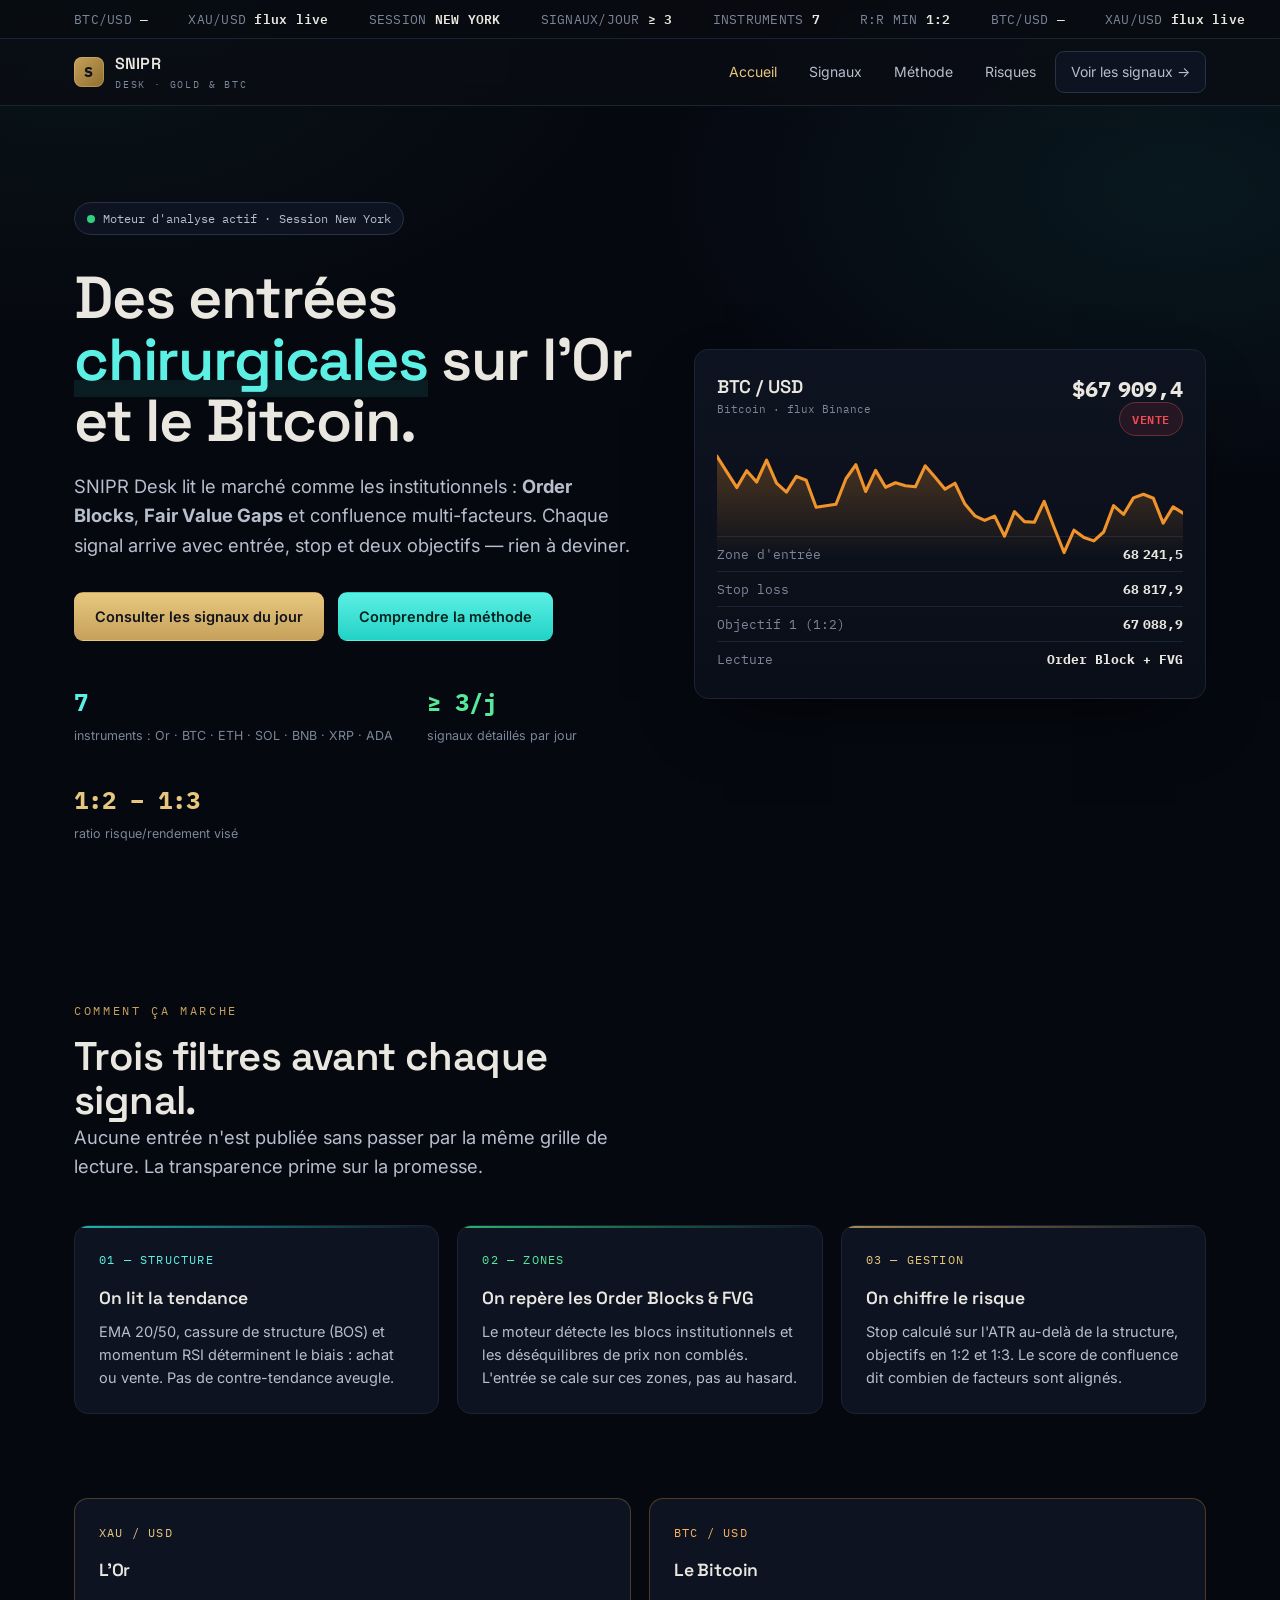
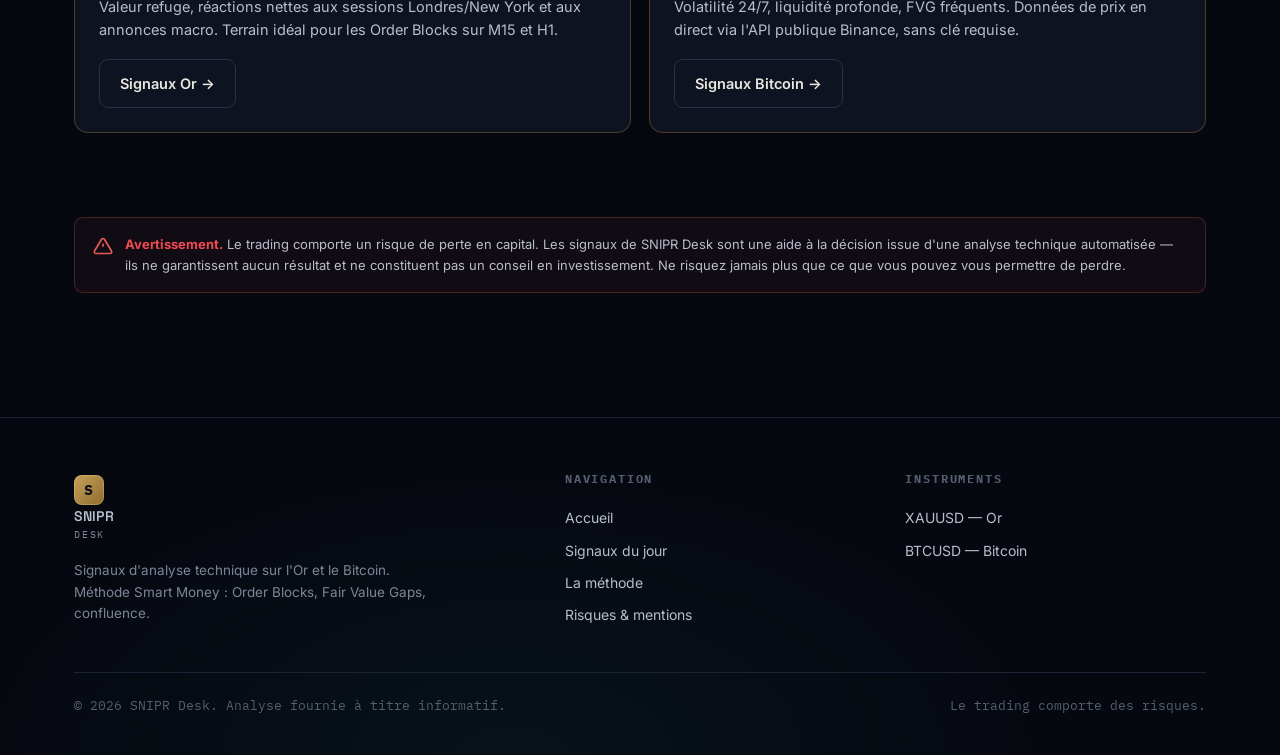
<file: index.html>
<!DOCTYPE html>
<html lang="fr">
<head>
  <meta charset="UTF-8">
  <meta name="viewport" content="width=device-width, initial-scale=1.0">
  <title>SNIPR Desk — Signaux XAUUSD & BTCUSD | Order Blocks & FVG</title>
  <meta name="description" content="Signaux de trading gratuits sur l'Or (XAUUSD) et le Bitcoin (BTCUSD). Analyse Smart Money : Order Blocks, Fair Value Gaps et confluence. Au moins 2 signaux par jour avec entrée, stop et objectifs.">
  <meta name="keywords" content="signaux trading, XAUUSD, BTCUSD, order block, fair value gap, FVG, smart money, gold, bitcoin">
  <link rel="canonical" href="https://sniprdesk.example/index.html">
  <meta property="og:title" content="SNIPR Desk — Signaux XAUUSD & BTCUSD">
  <meta property="og:description" content="Order Blocks, FVG et confluence. Au moins 2 signaux par jour sur l'Or et le Bitcoin.">
  <meta property="og:type" content="website">
  <link rel="icon" href="assets/img/favicon.svg" type="image/svg+xml">
  <link rel="preconnect" href="https://fonts.googleapis.com">
  <link rel="preconnect" href="https://fonts.gstatic.com" crossorigin>
  <link href="https://fonts.googleapis.com/css2?family=Space+Grotesk:wght@400;500;600;700&family=Inter:wght@400;500;600&family=IBM+Plex+Mono:wght@400;500;600&display=swap" rel="stylesheet">
  <link rel="stylesheet" href="assets/css/style.css">
</head>
<body>

  <!-- Bandeau tape -->
  <div class="tape"><div class="wrap"><div class="tape__track"></div></div></div>

  <!-- Navigation -->
  <header class="nav">
    <div class="wrap nav__row">
      <a href="index.html" class="brand">
        <span class="brand__mark">S</span>
        <span>SNIPR<small>DESK · GOLD & BTC</small></span>
      </a>
      <nav class="nav__links">
        <a href="index.html" class="active">Accueil</a>
        <a href="signals.html">Signaux</a>
        <a href="education.html">Méthode</a>
        <a href="disclaimer.html">Risques</a>
        <a href="signals.html" class="nav__cta">Voir les signaux →</a>
      </nav>
      <button class="burger" aria-label="Menu">☰</button>
    </div>
  </header>

  <!-- Hero -->
  <section class="hero">
    <div class="wrap hero__grid">
      <div class="reveal">
        <span class="hero__badge"><span class="dot"></span> Moteur d'analyse actif · <span id="sess-hero" class="mono">session live</span></span>
        <h1 class="h-xl">Des entrées <em>chirurgicales</em> sur l'Or et le Bitcoin.</h1>
        <p class="lead">SNIPR Desk lit le marché comme les institutionnels : <strong>Order Blocks</strong>, <strong>Fair Value Gaps</strong> et confluence multi-facteurs. Chaque signal arrive avec entrée, stop et deux objectifs — rien à deviner.</p>
        <div class="hero__actions">
          <a href="signals.html" class="btn btn--gold">Consulter les signaux du jour</a>
          <a href="education.html" class="btn btn--teal">Comprendre la méthode</a>
        </div>
        <div class="hero__stats">
          <div class="stat"><b>7</b><span>instruments : Or · BTC · ETH · SOL · BNB · XRP · ADA</span></div>
          <div class="stat"><b>≥ 3/j</b><span>signaux détaillés par jour</span></div>
          <div class="stat"><b>1:2 – 1:3</b><span>ratio risque/rendement visé</span></div>
        </div>
      </div>

      <!-- Carte instrument live -->
      <div class="reveal">
        <div class="instrument" id="hero-instrument">
          <div class="instrument__head">
            <div class="instrument__sym">BTC / USD<small>Bitcoin · flux Binance</small></div>
            <div class="instrument__price"><b data-price>—</b><br><span data-dir class="pill pill--long">…</span></div>
          </div>
          <div class="spark" id="hero-spark"></div>
          <div class="instrument__row"><span>Zone d'entrée</span><b data-entry>—</b></div>
          <div class="instrument__row"><span>Stop loss</span><b data-sl>—</b></div>
          <div class="instrument__row"><span>Objectif 1 (1:2)</span><b data-tp>—</b></div>
          <div class="instrument__row"><span>Lecture</span><b>Order Block + FVG</b></div>
        </div>
      </div>
    </div>
  </section>

  <!-- Méthode en 3 temps -->
  <section class="section">
    <div class="wrap">
      <div class="reveal" style="margin-bottom:44px;max-width:60ch">
        <div class="eyebrow">Comment ça marche</div>
        <h2 class="h-lg">Trois filtres avant chaque signal.</h2>
        <p class="lead">Aucune entrée n'est publiée sans passer par la même grille de lecture. La transparence prime sur la promesse.</p>
      </div>
      <div class="grid-3">
        <div class="card reveal">
          <div class="card__ix">01 — STRUCTURE</div>
          <h3>On lit la tendance</h3>
          <p>EMA 20/50, cassure de structure (BOS) et momentum RSI déterminent le biais : achat ou vente. Pas de contre-tendance aveugle.</p>
        </div>
        <div class="card reveal">
          <div class="card__ix">02 — ZONES</div>
          <h3>On repère les Order Blocks & FVG</h3>
          <p>Le moteur détecte les blocs institutionnels et les déséquilibres de prix non comblés. L'entrée se cale sur ces zones, pas au hasard.</p>
        </div>
        <div class="card reveal">
          <div class="card__ix">03 — GESTION</div>
          <h3>On chiffre le risque</h3>
          <p>Stop calculé sur l'ATR au-delà de la structure, objectifs en 1:2 et 1:3. Le score de confluence dit combien de facteurs sont alignés.</p>
        </div>
      </div>
    </div>
  </section>

  <!-- Deux instruments -->
  <section class="section" style="padding-top:0">
    <div class="wrap">
      <div class="grid-2">
        <div class="card reveal" style="border-color:rgba(198,161,91,.3)">
          <div class="card__ix" style="color:var(--gold-hi)">XAU / USD</div>
          <h3 class="h-md">L'Or</h3>
          <p style="margin:10px 0 18px">Valeur refuge, réactions nettes aux sessions Londres/New York et aux annonces macro. Terrain idéal pour les Order Blocks sur M15 et H1.</p>
          <a href="signals.html" class="btn btn--ghost">Signaux Or →</a>
        </div>
        <div class="card reveal" style="border-color:rgba(240,147,43,.3)">
          <div class="card__ix" style="color:var(--btc-hi)">BTC / USD</div>
          <h3 class="h-md">Le Bitcoin</h3>
          <p style="margin:10px 0 18px">Volatilité 24/7, liquidité profonde, FVG fréquents. Données de prix en direct via l'API publique Binance, sans clé requise.</p>
          <a href="signals.html" class="btn btn--ghost">Signaux Bitcoin →</a>
        </div>
      </div>
    </div>
  </section>

  <!-- Risque -->
  <section class="section" style="padding-top:0">
    <div class="wrap reveal">
      <div class="risk">
        <svg width="20" height="20" viewBox="0 0 24 24" fill="none" stroke="#E35B54" stroke-width="2"><path d="M12 9v4M12 17h.01M10.3 3.9 1.8 18a2 2 0 0 0 1.7 3h17a2 2 0 0 0 1.7-3L13.7 3.9a2 2 0 0 0-3.4 0z"/></svg>
        <div><b>Avertissement.</b> Le trading comporte un risque de perte en capital. Les signaux de SNIPR Desk sont une aide à la décision issue d'une analyse technique automatisée — ils ne garantissent aucun résultat et ne constituent pas un conseil en investissement. Ne risquez jamais plus que ce que vous pouvez vous permettre de perdre.</div>
      </div>
    </div>
  </section>

  <!-- Footer -->
  <footer class="footer">
    <div class="wrap">
      <div class="footer__grid">
        <div>
          <a href="index.html" class="brand"><span class="brand__mark">S</span><span>SNIPR<small>DESK</small></span></a>
          <p>Signaux d'analyse technique sur l'Or et le Bitcoin. Méthode Smart Money : Order Blocks, Fair Value Gaps, confluence.</p>
        </div>
        <div>
          <h4>Navigation</h4>
          <a href="index.html">Accueil</a>
          <a href="signals.html">Signaux du jour</a>
          <a href="education.html">La méthode</a>
          <a href="disclaimer.html">Risques & mentions</a>
        </div>
        <div>
          <h4>Instruments</h4>
          <a href="signals.html">XAUUSD — Or</a>
          <a href="signals.html">BTCUSD — Bitcoin</a>
        </div>
      </div>
      <div class="footer__base">
        <span>© <span data-year>2026</span> SNIPR Desk. Analyse fournie à titre informatif.</span>
        <span>Le trading comporte des risques.</span>
      </div>
    </div>
  </footer>

  <script src="assets/js/engine.js"></script>
  <script src="assets/js/app.js"></script>
  <script>
    // reflète la session dans le badge du hero
    (function(){ const h=new Date().getUTCHours(); const map=(h<7?"Asie":h<12?"Londres":h<16?"Londres/NY":h<21?"New York":"Après-clôture");
      const el=document.getElementById("sess-hero"); if(el) el.textContent="Session "+map; })();
  </script>
</body>
</html>
</file>
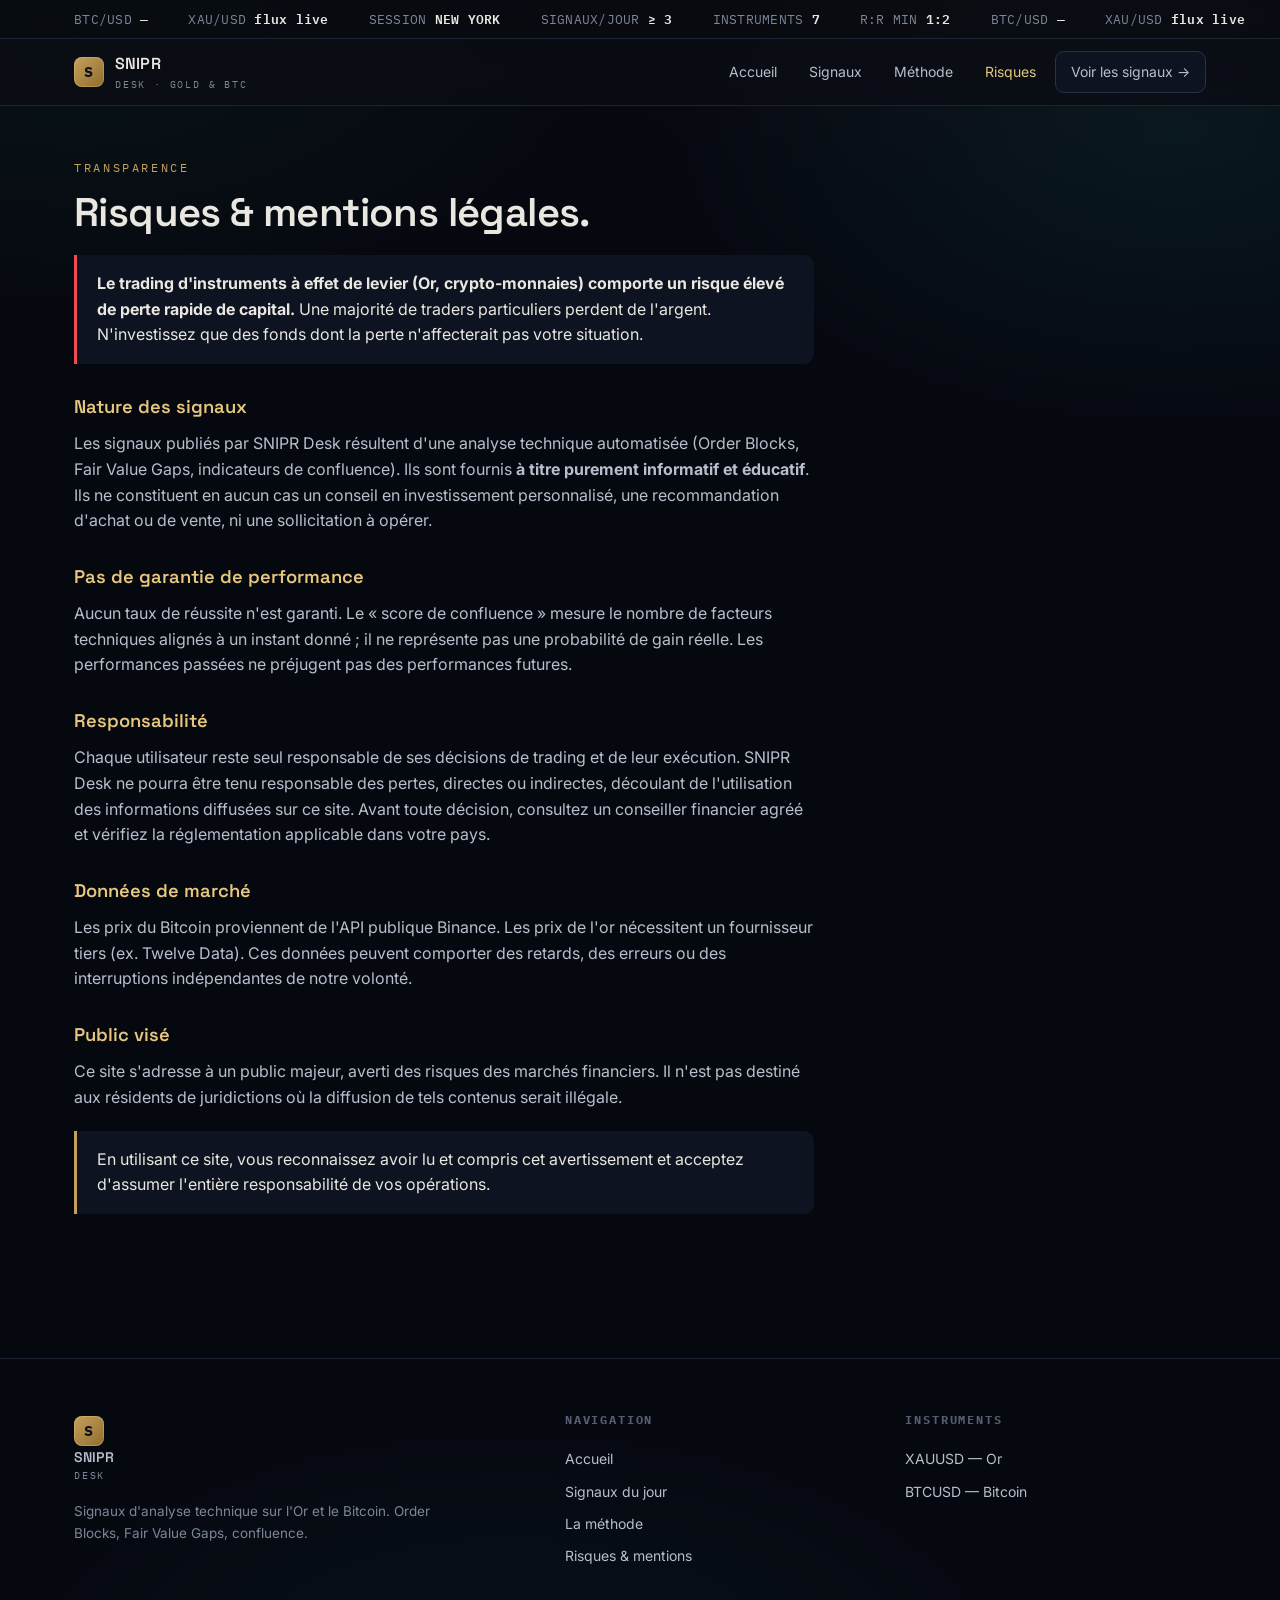
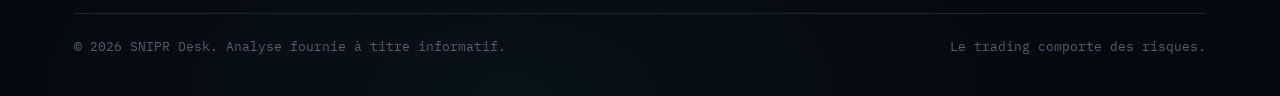
<file: disclaimer.html>
<!DOCTYPE html>
<html lang="fr">
<head>
  <meta charset="UTF-8">
  <meta name="viewport" content="width=device-width, initial-scale=1.0">
  <title>Risques & mentions légales | SNIPR Desk</title>
  <meta name="description" content="Avertissement sur les risques et mentions légales de SNIPR Desk. Les signaux sont fournis à titre informatif et ne constituent pas un conseil en investissement.">
  <link rel="canonical" href="https://sniprdesk.example/disclaimer.html">
  <link rel="icon" href="assets/img/favicon.svg" type="image/svg+xml">
  <link rel="preconnect" href="https://fonts.googleapis.com">
  <link rel="preconnect" href="https://fonts.gstatic.com" crossorigin>
  <link href="https://fonts.googleapis.com/css2?family=Space+Grotesk:wght@400;500;600;700&family=Inter:wght@400;500;600&family=IBM+Plex+Mono:wght@400;500;600&display=swap" rel="stylesheet">
  <link rel="stylesheet" href="assets/css/style.css">
</head>
<body>

  <div class="tape"><div class="wrap"><div class="tape__track"></div></div></div>

  <header class="nav">
    <div class="wrap nav__row">
      <a href="index.html" class="brand"><span class="brand__mark">S</span><span>SNIPR<small>DESK · GOLD & BTC</small></span></a>
      <nav class="nav__links">
        <a href="index.html">Accueil</a>
        <a href="signals.html">Signaux</a>
        <a href="education.html">Méthode</a>
        <a href="disclaimer.html" class="active">Risques</a>
        <a href="signals.html" class="nav__cta">Voir les signaux →</a>
      </nav>
      <button class="burger" aria-label="Menu">☰</button>
    </div>
  </header>

  <section class="section" style="padding-top:52px">
    <div class="wrap">
      <div class="reveal" style="max-width:64ch;margin-bottom:8px">
        <div class="eyebrow">Transparence</div>
        <h1 class="h-lg">Risques & mentions légales.</h1>
      </div>
      <div class="prose reveal">
        <div class="callout" style="border-left-color:var(--short)">
          <strong>Le trading d'instruments à effet de levier (Or, crypto-monnaies) comporte un risque élevé de perte rapide de capital.</strong> Une majorité de traders particuliers perdent de l'argent. N'investissez que des fonds dont la perte n'affecterait pas votre situation.
        </div>

        <h3>Nature des signaux</h3>
        <p>Les signaux publiés par SNIPR Desk résultent d'une analyse technique automatisée (Order Blocks, Fair Value Gaps, indicateurs de confluence). Ils sont fournis <strong>à titre purement informatif et éducatif</strong>. Ils ne constituent en aucun cas un conseil en investissement personnalisé, une recommandation d'achat ou de vente, ni une sollicitation à opérer.</p>

        <h3>Pas de garantie de performance</h3>
        <p>Aucun taux de réussite n'est garanti. Le « score de confluence » mesure le nombre de facteurs techniques alignés à un instant donné ; il ne représente pas une probabilité de gain réelle. Les performances passées ne préjugent pas des performances futures.</p>

        <h3>Responsabilité</h3>
        <p>Chaque utilisateur reste seul responsable de ses décisions de trading et de leur exécution. SNIPR Desk ne pourra être tenu responsable des pertes, directes ou indirectes, découlant de l'utilisation des informations diffusées sur ce site. Avant toute décision, consultez un conseiller financier agréé et vérifiez la réglementation applicable dans votre pays.</p>

        <h3>Données de marché</h3>
        <p>Les prix du Bitcoin proviennent de l'API publique Binance. Les prix de l'or nécessitent un fournisseur tiers (ex. Twelve Data). Ces données peuvent comporter des retards, des erreurs ou des interruptions indépendantes de notre volonté.</p>

        <h3>Public visé</h3>
        <p>Ce site s'adresse à un public majeur, averti des risques des marchés financiers. Il n'est pas destiné aux résidents de juridictions où la diffusion de tels contenus serait illégale.</p>

        <div class="callout">
          En utilisant ce site, vous reconnaissez avoir lu et compris cet avertissement et acceptez d'assumer l'entière responsabilité de vos opérations.
        </div>
      </div>
    </div>
  </section>

  <footer class="footer">
    <div class="wrap">
      <div class="footer__grid">
        <div>
          <a href="index.html" class="brand"><span class="brand__mark">S</span><span>SNIPR<small>DESK</small></span></a>
          <p>Signaux d'analyse technique sur l'Or et le Bitcoin. Order Blocks, Fair Value Gaps, confluence.</p>
        </div>
        <div><h4>Navigation</h4>
          <a href="index.html">Accueil</a><a href="signals.html">Signaux du jour</a>
          <a href="education.html">La méthode</a><a href="disclaimer.html">Risques & mentions</a>
        </div>
        <div><h4>Instruments</h4>
          <a href="signals.html">XAUUSD — Or</a><a href="signals.html">BTCUSD — Bitcoin</a>
        </div>
      </div>
      <div class="footer__base">
        <span>© <span data-year>2026</span> SNIPR Desk. Analyse fournie à titre informatif.</span>
        <span>Le trading comporte des risques.</span>
      </div>
    </div>
  </footer>

  <script src="assets/js/engine.js"></script>
  <script src="assets/js/app.js"></script>
</body>
</html>
</file>
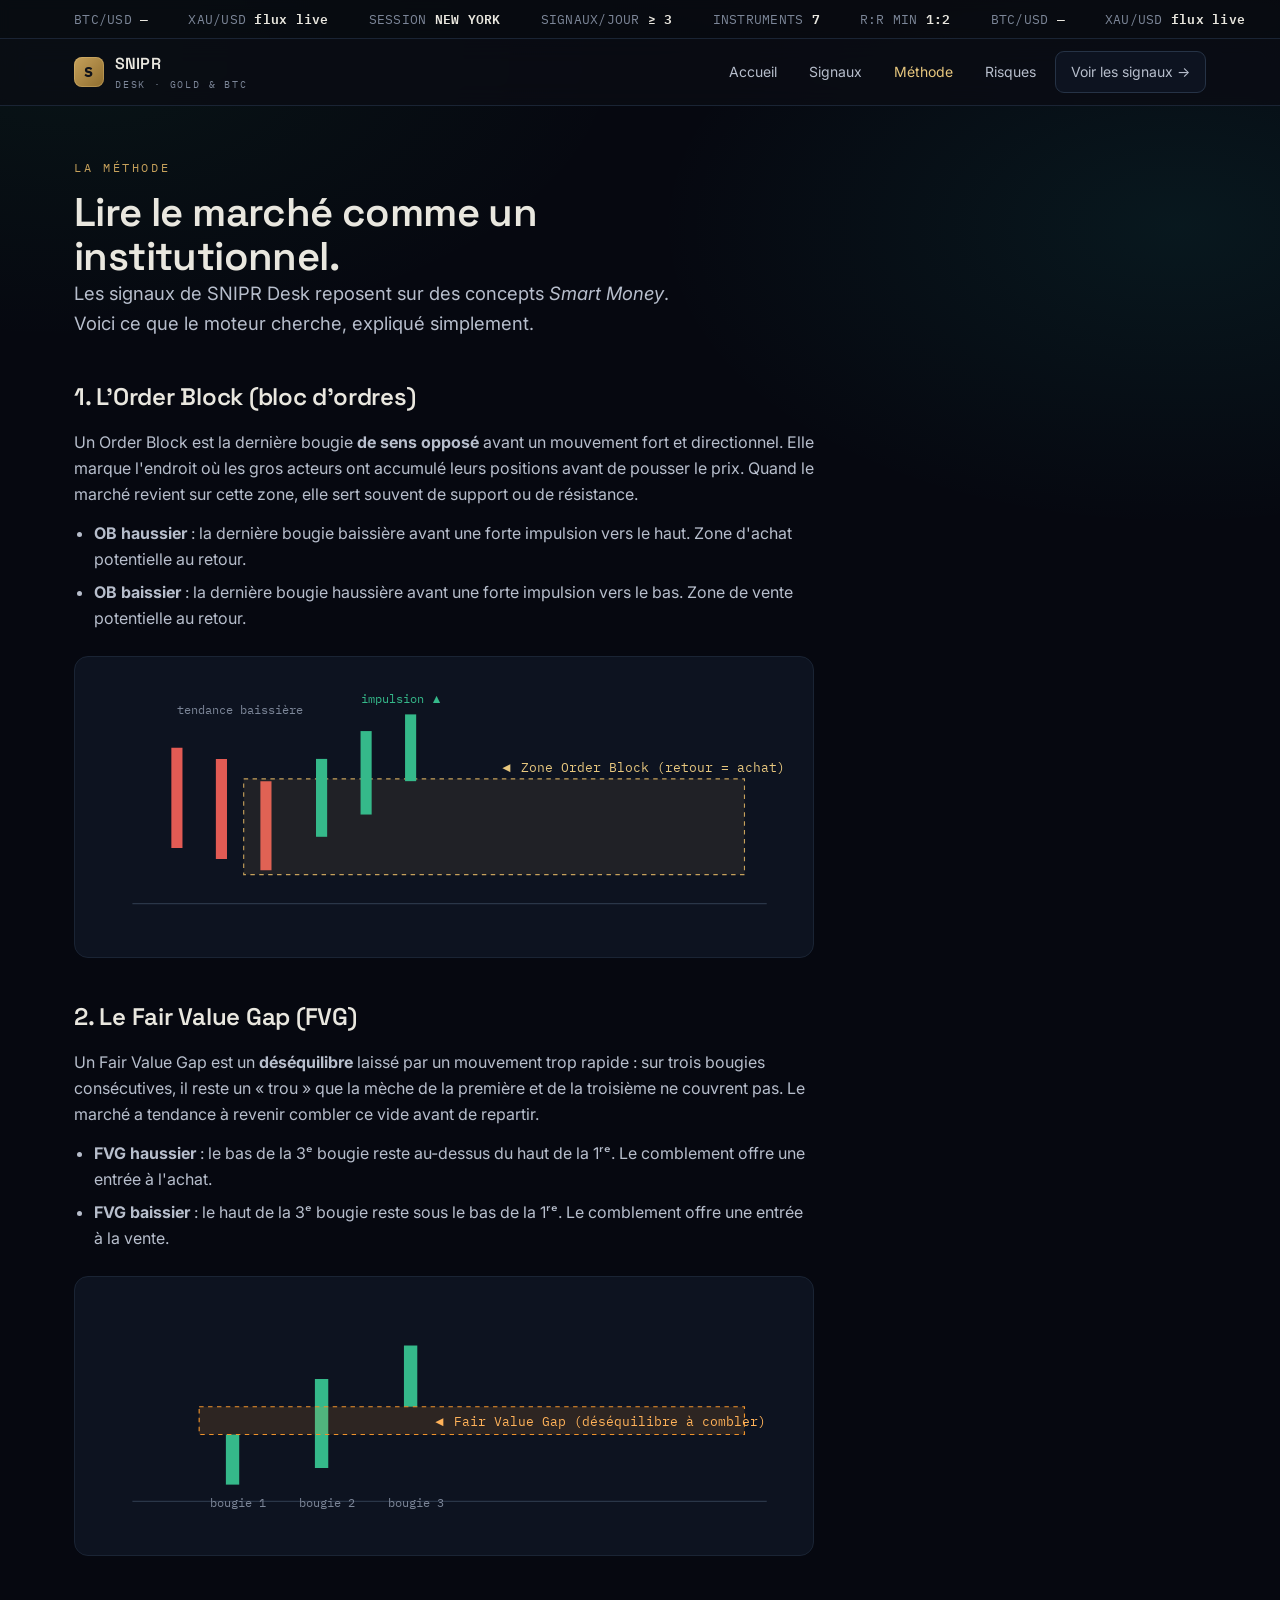
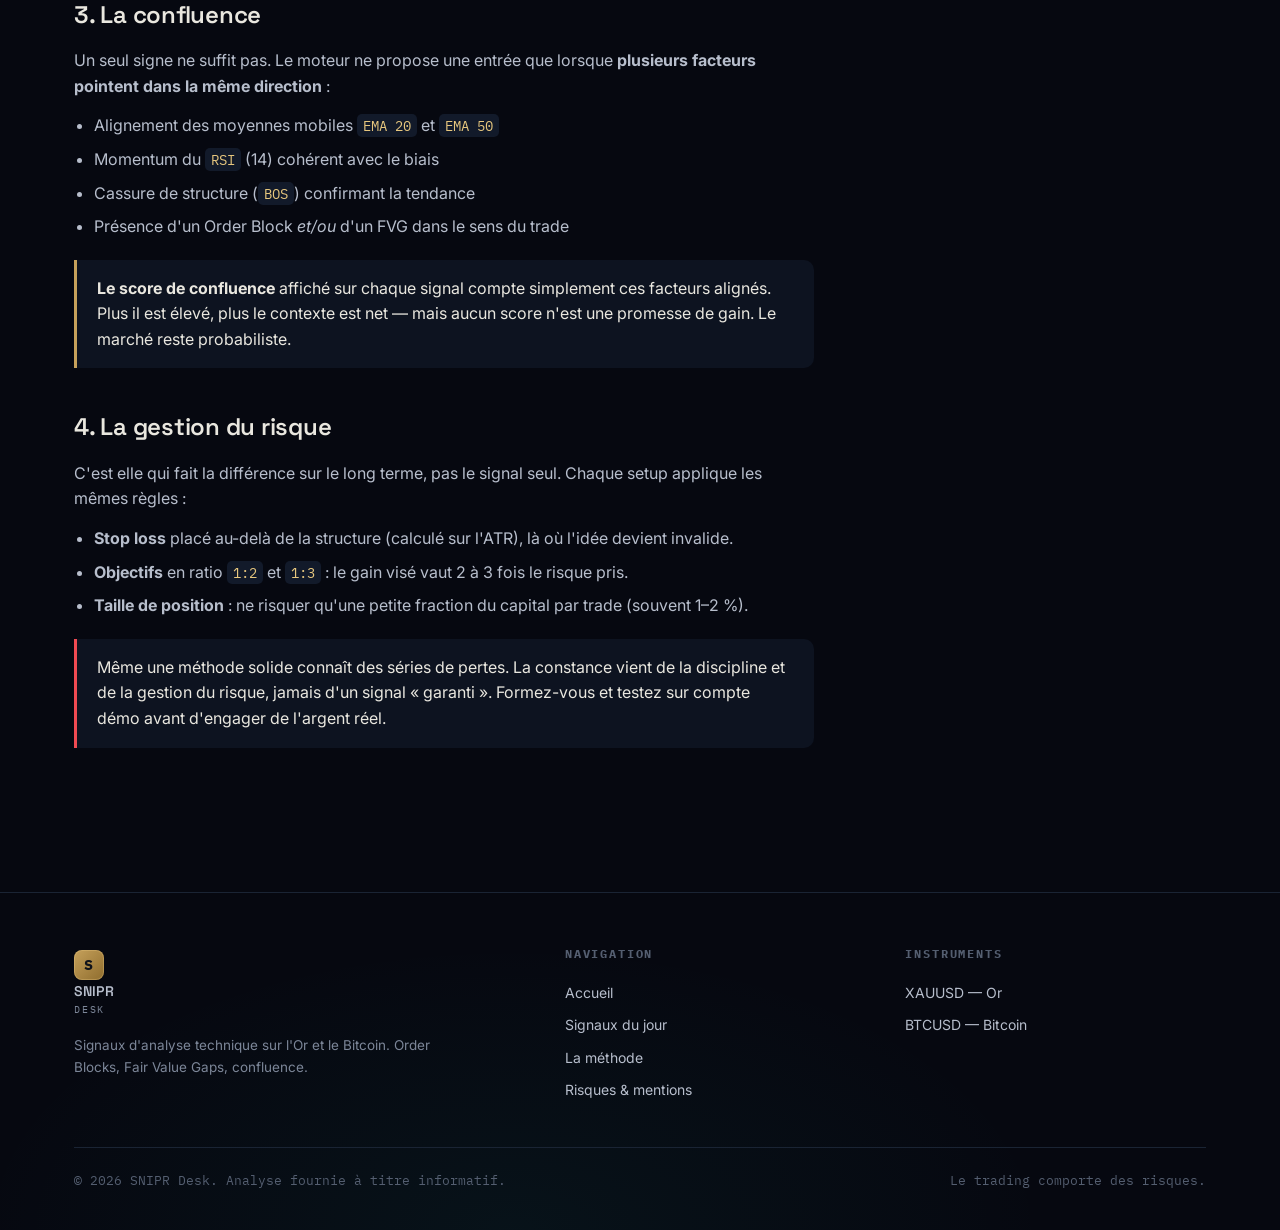
<file: education.html>
<!DOCTYPE html>
<html lang="fr">
<head>
  <meta charset="UTF-8">
  <meta name="viewport" content="width=device-width, initial-scale=1.0">
  <title>La méthode — Order Blocks & Fair Value Gaps | SNIPR Desk</title>
  <meta name="description" content="Comprendre les Order Blocks, les Fair Value Gaps (FVG) et la confluence Smart Money utilisés pour générer les signaux XAUUSD et BTCUSD.">
  <link rel="canonical" href="https://sniprdesk.example/education.html">
  <link rel="icon" href="assets/img/favicon.svg" type="image/svg+xml">
  <link rel="preconnect" href="https://fonts.googleapis.com">
  <link rel="preconnect" href="https://fonts.gstatic.com" crossorigin>
  <link href="https://fonts.googleapis.com/css2?family=Space+Grotesk:wght@400;500;600;700&family=Inter:wght@400;500;600&family=IBM+Plex+Mono:wght@400;500;600&display=swap" rel="stylesheet">
  <link rel="stylesheet" href="assets/css/style.css">
</head>
<body>

  <div class="tape"><div class="wrap"><div class="tape__track"></div></div></div>

  <header class="nav">
    <div class="wrap nav__row">
      <a href="index.html" class="brand"><span class="brand__mark">S</span><span>SNIPR<small>DESK · GOLD & BTC</small></span></a>
      <nav class="nav__links">
        <a href="index.html">Accueil</a>
        <a href="signals.html">Signaux</a>
        <a href="education.html" class="active">Méthode</a>
        <a href="disclaimer.html">Risques</a>
        <a href="signals.html" class="nav__cta">Voir les signaux →</a>
      </nav>
      <button class="burger" aria-label="Menu">☰</button>
    </div>
  </header>

  <section class="section" style="padding-top:52px">
    <div class="wrap">
      <div class="reveal" style="margin-bottom:20px;max-width:64ch">
        <div class="eyebrow">La méthode</div>
        <h1 class="h-lg">Lire le marché comme un institutionnel.</h1>
        <p class="lead">Les signaux de SNIPR Desk reposent sur des concepts <em>Smart Money</em>. Voici ce que le moteur cherche, expliqué simplement.</p>
      </div>

      <div class="prose reveal">
        <h2>1. L'Order Block (bloc d'ordres)</h2>
        <p>Un Order Block est la dernière bougie <strong>de sens opposé</strong> avant un mouvement fort et directionnel. Elle marque l'endroit où les gros acteurs ont accumulé leurs positions avant de pousser le prix. Quand le marché revient sur cette zone, elle sert souvent de support ou de résistance.</p>
        <ul>
          <li><strong>OB haussier</strong> : la dernière bougie baissière avant une forte impulsion vers le haut. Zone d'achat potentielle au retour.</li>
          <li><strong>OB baissier</strong> : la dernière bougie haussière avant une forte impulsion vers le bas. Zone de vente potentielle au retour.</li>
        </ul>

        <div class="diagram">
          <svg viewBox="0 0 620 220" xmlns="http://www.w3.org/2000/svg" role="img" aria-label="Schéma d'un Order Block haussier">
            <!-- axe -->
            <line x1="30" y1="200" x2="600" y2="200" stroke="#2A3648" stroke-width="1"/>
            <!-- bougies baissières -->
            <g stroke-width="10">
              <line x1="70"  y1="60"  x2="70"  y2="150" stroke="#E35B54"/>
              <line x1="110" y1="70"  x2="110" y2="160" stroke="#E35B54"/>
              <!-- Order block : dernière baissière -->
              <line x1="150" y1="90"  x2="150" y2="170" stroke="#E35B54"/>
            </g>
            <!-- zone OB -->
            <rect x="130" y="88" width="450" height="86" fill="rgba(198,161,91,.10)" stroke="#C6A15B" stroke-dasharray="4 4"/>
            <text x="360" y="82" fill="#E7C77E" font-family="IBM Plex Mono" font-size="12">◄ Zone Order Block (retour = achat)</text>
            <!-- impulsion haussière -->
            <g stroke-width="10">
              <line x1="200" y1="70"  x2="200" y2="140" stroke="#35B98A"/>
              <line x1="240" y1="45"  x2="240" y2="120" stroke="#35B98A"/>
              <line x1="280" y1="30"  x2="280" y2="90"  stroke="#35B98A"/>
            </g>
            <text x="70" y="30" fill="#7C8698" font-family="IBM Plex Mono" font-size="11">tendance baissière</text>
            <text x="235" y="20" fill="#35B98A" font-family="IBM Plex Mono" font-size="11">impulsion ▲</text>
          </svg>
        </div>

        <h2>2. Le Fair Value Gap (FVG)</h2>
        <p>Un Fair Value Gap est un <strong>déséquilibre</strong> laissé par un mouvement trop rapide : sur trois bougies consécutives, il reste un « trou » que la mèche de la première et de la troisième ne couvrent pas. Le marché a tendance à revenir combler ce vide avant de repartir.</p>
        <ul>
          <li><strong>FVG haussier</strong> : le bas de la 3ᵉ bougie reste au-dessus du haut de la 1ʳᵉ. Le comblement offre une entrée à l'achat.</li>
          <li><strong>FVG baissier</strong> : le haut de la 3ᵉ bougie reste sous le bas de la 1ʳᵉ. Le comblement offre une entrée à la vente.</li>
        </ul>

        <div class="diagram">
          <svg viewBox="0 0 620 200" xmlns="http://www.w3.org/2000/svg" role="img" aria-label="Schéma d'un Fair Value Gap haussier">
            <line x1="30" y1="180" x2="600" y2="180" stroke="#2A3648" stroke-width="1"/>
            <g stroke-width="12">
              <line x1="120" y1="120" x2="120" y2="165" stroke="#35B98A"/>
              <line x1="200" y1="70"  x2="200" y2="150" stroke="#35B98A"/>
              <line x1="280" y1="40"  x2="280" y2="95"  stroke="#35B98A"/>
            </g>
            <!-- gap -->
            <rect x="90" y="95" width="490" height="25" fill="rgba(240,147,43,.14)" stroke="#F0932B" stroke-dasharray="4 4"/>
            <text x="300" y="112" fill="#FFB259" font-family="IBM Plex Mono" font-size="12">◄ Fair Value Gap (déséquilibre à combler)</text>
            <text x="100" y="185" fill="#7C8698" font-family="IBM Plex Mono" font-size="11">bougie 1</text>
            <text x="180" y="185" fill="#7C8698" font-family="IBM Plex Mono" font-size="11">bougie 2</text>
            <text x="260" y="185" fill="#7C8698" font-family="IBM Plex Mono" font-size="11">bougie 3</text>
          </svg>
        </div>

        <h2>3. La confluence</h2>
        <p>Un seul signe ne suffit pas. Le moteur ne propose une entrée que lorsque <strong>plusieurs facteurs pointent dans la même direction</strong> :</p>
        <ul>
          <li>Alignement des moyennes mobiles <code>EMA 20</code> et <code>EMA 50</code></li>
          <li>Momentum du <code>RSI</code> (14) cohérent avec le biais</li>
          <li>Cassure de structure (<code>BOS</code>) confirmant la tendance</li>
          <li>Présence d'un Order Block <em>et/ou</em> d'un FVG dans le sens du trade</li>
        </ul>
        <div class="callout">
          <strong>Le score de confluence</strong> affiché sur chaque signal compte simplement ces facteurs alignés. Plus il est élevé, plus le contexte est net — mais aucun score n'est une promesse de gain. Le marché reste probabiliste.
        </div>

        <h2>4. La gestion du risque</h2>
        <p>C'est elle qui fait la différence sur le long terme, pas le signal seul. Chaque setup applique les mêmes règles :</p>
        <ul>
          <li><strong>Stop loss</strong> placé au-delà de la structure (calculé sur l'ATR), là où l'idée devient invalide.</li>
          <li><strong>Objectifs</strong> en ratio <code>1:2</code> et <code>1:3</code> : le gain visé vaut 2 à 3 fois le risque pris.</li>
          <li><strong>Taille de position</strong> : ne risquer qu'une petite fraction du capital par trade (souvent 1–2 %).</li>
        </ul>
        <div class="callout" style="border-left-color:var(--short)">
          Même une méthode solide connaît des séries de pertes. La constance vient de la discipline et de la gestion du risque, jamais d'un signal « garanti ». Formez-vous et testez sur compte démo avant d'engager de l'argent réel.
        </div>
      </div>
    </div>
  </section>

  <footer class="footer">
    <div class="wrap">
      <div class="footer__grid">
        <div>
          <a href="index.html" class="brand"><span class="brand__mark">S</span><span>SNIPR<small>DESK</small></span></a>
          <p>Signaux d'analyse technique sur l'Or et le Bitcoin. Order Blocks, Fair Value Gaps, confluence.</p>
        </div>
        <div><h4>Navigation</h4>
          <a href="index.html">Accueil</a><a href="signals.html">Signaux du jour</a>
          <a href="education.html">La méthode</a><a href="disclaimer.html">Risques & mentions</a>
        </div>
        <div><h4>Instruments</h4>
          <a href="signals.html">XAUUSD — Or</a><a href="signals.html">BTCUSD — Bitcoin</a>
        </div>
      </div>
      <div class="footer__base">
        <span>© <span data-year>2026</span> SNIPR Desk. Analyse fournie à titre informatif.</span>
        <span>Le trading comporte des risques.</span>
      </div>
    </div>
  </footer>

  <script src="assets/js/engine.js"></script>
  <script src="assets/js/app.js"></script>
</body>
</html>
</file>
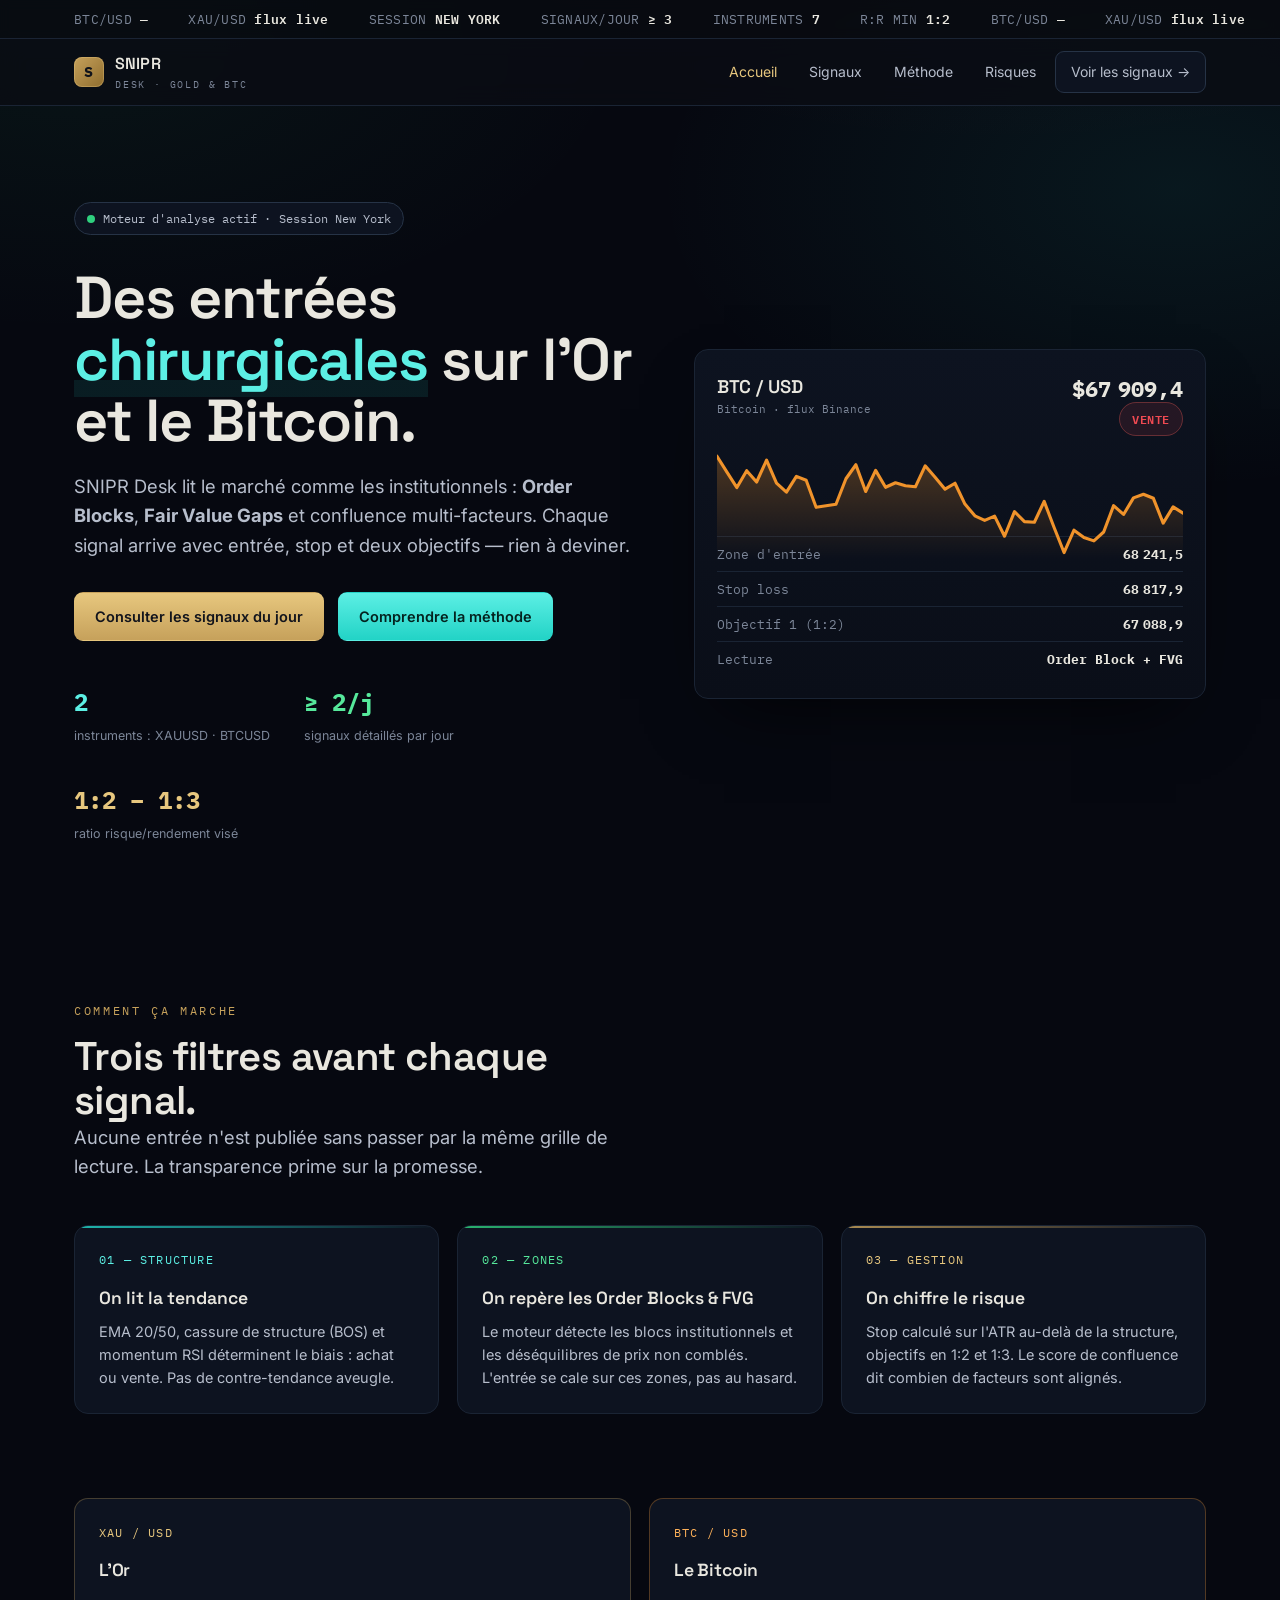
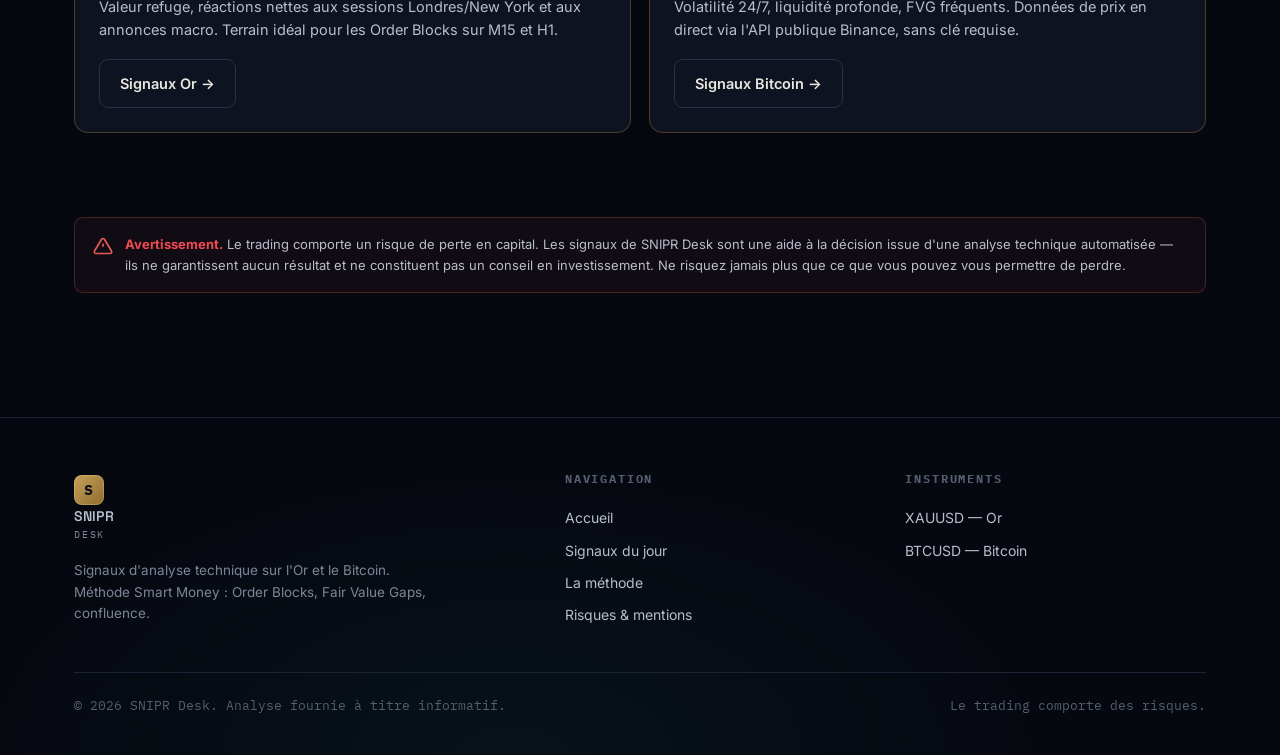
<file: index (3).html>
<!DOCTYPE html>
<html lang="fr">
<head>
  <meta charset="UTF-8">
  <meta name="viewport" content="width=device-width, initial-scale=1.0">
  <title>SNIPR Desk — Signaux XAUUSD & BTCUSD | Order Blocks & FVG</title>
  <meta name="description" content="Signaux de trading gratuits sur l'Or (XAUUSD) et le Bitcoin (BTCUSD). Analyse Smart Money : Order Blocks, Fair Value Gaps et confluence. Au moins 2 signaux par jour avec entrée, stop et objectifs.">
  <meta name="keywords" content="signaux trading, XAUUSD, BTCUSD, order block, fair value gap, FVG, smart money, gold, bitcoin">
  <link rel="canonical" href="https://sniprdesk.example/index.html">
  <meta property="og:title" content="SNIPR Desk — Signaux XAUUSD & BTCUSD">
  <meta property="og:description" content="Order Blocks, FVG et confluence. Au moins 2 signaux par jour sur l'Or et le Bitcoin.">
  <meta property="og:type" content="website">
  <link rel="icon" href="assets/img/favicon.svg" type="image/svg+xml">
  <link rel="preconnect" href="https://fonts.googleapis.com">
  <link rel="preconnect" href="https://fonts.gstatic.com" crossorigin>
  <link href="https://fonts.googleapis.com/css2?family=Space+Grotesk:wght@400;500;600;700&family=Inter:wght@400;500;600&family=IBM+Plex+Mono:wght@400;500;600&display=swap" rel="stylesheet">
  <link rel="stylesheet" href="assets/css/style.css">
</head>
<body>

  <!-- Bandeau tape -->
  <div class="tape"><div class="wrap"><div class="tape__track"></div></div></div>

  <!-- Navigation -->
  <header class="nav">
    <div class="wrap nav__row">
      <a href="index.html" class="brand">
        <span class="brand__mark">S</span>
        <span>SNIPR<small>DESK · GOLD & BTC</small></span>
      </a>
      <nav class="nav__links">
        <a href="index.html" class="active">Accueil</a>
        <a href="signals.html">Signaux</a>
        <a href="education.html">Méthode</a>
        <a href="disclaimer.html">Risques</a>
        <a href="signals.html" class="nav__cta">Voir les signaux →</a>
      </nav>
      <button class="burger" aria-label="Menu">☰</button>
    </div>
  </header>

  <!-- Hero -->
  <section class="hero">
    <div class="wrap hero__grid">
      <div class="reveal">
        <span class="hero__badge"><span class="dot"></span> Moteur d'analyse actif · <span id="sess-hero" class="mono">session live</span></span>
        <h1 class="h-xl">Des entrées <em>chirurgicales</em> sur l'Or et le Bitcoin.</h1>
        <p class="lead">SNIPR Desk lit le marché comme les institutionnels : <strong>Order Blocks</strong>, <strong>Fair Value Gaps</strong> et confluence multi-facteurs. Chaque signal arrive avec entrée, stop et deux objectifs — rien à deviner.</p>
        <div class="hero__actions">
          <a href="signals.html" class="btn btn--gold">Consulter les signaux du jour</a>
          <a href="education.html" class="btn btn--teal">Comprendre la méthode</a>
        </div>
        <div class="hero__stats">
          <div class="stat"><b>2</b><span>instruments : XAUUSD · BTCUSD</span></div>
          <div class="stat"><b>≥ 2/j</b><span>signaux détaillés par jour</span></div>
          <div class="stat"><b>1:2 – 1:3</b><span>ratio risque/rendement visé</span></div>
        </div>
      </div>

      <!-- Carte instrument live -->
      <div class="reveal">
        <div class="instrument" id="hero-instrument">
          <div class="instrument__head">
            <div class="instrument__sym">BTC / USD<small>Bitcoin · flux Binance</small></div>
            <div class="instrument__price"><b data-price>—</b><br><span data-dir class="pill pill--long">…</span></div>
          </div>
          <div class="spark" id="hero-spark"></div>
          <div class="instrument__row"><span>Zone d'entrée</span><b data-entry>—</b></div>
          <div class="instrument__row"><span>Stop loss</span><b data-sl>—</b></div>
          <div class="instrument__row"><span>Objectif 1 (1:2)</span><b data-tp>—</b></div>
          <div class="instrument__row"><span>Lecture</span><b>Order Block + FVG</b></div>
        </div>
      </div>
    </div>
  </section>

  <!-- Méthode en 3 temps -->
  <section class="section">
    <div class="wrap">
      <div class="reveal" style="margin-bottom:44px;max-width:60ch">
        <div class="eyebrow">Comment ça marche</div>
        <h2 class="h-lg">Trois filtres avant chaque signal.</h2>
        <p class="lead">Aucune entrée n'est publiée sans passer par la même grille de lecture. La transparence prime sur la promesse.</p>
      </div>
      <div class="grid-3">
        <div class="card reveal">
          <div class="card__ix">01 — STRUCTURE</div>
          <h3>On lit la tendance</h3>
          <p>EMA 20/50, cassure de structure (BOS) et momentum RSI déterminent le biais : achat ou vente. Pas de contre-tendance aveugle.</p>
        </div>
        <div class="card reveal">
          <div class="card__ix">02 — ZONES</div>
          <h3>On repère les Order Blocks & FVG</h3>
          <p>Le moteur détecte les blocs institutionnels et les déséquilibres de prix non comblés. L'entrée se cale sur ces zones, pas au hasard.</p>
        </div>
        <div class="card reveal">
          <div class="card__ix">03 — GESTION</div>
          <h3>On chiffre le risque</h3>
          <p>Stop calculé sur l'ATR au-delà de la structure, objectifs en 1:2 et 1:3. Le score de confluence dit combien de facteurs sont alignés.</p>
        </div>
      </div>
    </div>
  </section>

  <!-- Deux instruments -->
  <section class="section" style="padding-top:0">
    <div class="wrap">
      <div class="grid-2">
        <div class="card reveal" style="border-color:rgba(198,161,91,.3)">
          <div class="card__ix" style="color:var(--gold-hi)">XAU / USD</div>
          <h3 class="h-md">L'Or</h3>
          <p style="margin:10px 0 18px">Valeur refuge, réactions nettes aux sessions Londres/New York et aux annonces macro. Terrain idéal pour les Order Blocks sur M15 et H1.</p>
          <a href="signals.html" class="btn btn--ghost">Signaux Or →</a>
        </div>
        <div class="card reveal" style="border-color:rgba(240,147,43,.3)">
          <div class="card__ix" style="color:var(--btc-hi)">BTC / USD</div>
          <h3 class="h-md">Le Bitcoin</h3>
          <p style="margin:10px 0 18px">Volatilité 24/7, liquidité profonde, FVG fréquents. Données de prix en direct via l'API publique Binance, sans clé requise.</p>
          <a href="signals.html" class="btn btn--ghost">Signaux Bitcoin →</a>
        </div>
      </div>
    </div>
  </section>

  <!-- Risque -->
  <section class="section" style="padding-top:0">
    <div class="wrap reveal">
      <div class="risk">
        <svg width="20" height="20" viewBox="0 0 24 24" fill="none" stroke="#E35B54" stroke-width="2"><path d="M12 9v4M12 17h.01M10.3 3.9 1.8 18a2 2 0 0 0 1.7 3h17a2 2 0 0 0 1.7-3L13.7 3.9a2 2 0 0 0-3.4 0z"/></svg>
        <div><b>Avertissement.</b> Le trading comporte un risque de perte en capital. Les signaux de SNIPR Desk sont une aide à la décision issue d'une analyse technique automatisée — ils ne garantissent aucun résultat et ne constituent pas un conseil en investissement. Ne risquez jamais plus que ce que vous pouvez vous permettre de perdre.</div>
      </div>
    </div>
  </section>

  <!-- Footer -->
  <footer class="footer">
    <div class="wrap">
      <div class="footer__grid">
        <div>
          <a href="index.html" class="brand"><span class="brand__mark">S</span><span>SNIPR<small>DESK</small></span></a>
          <p>Signaux d'analyse technique sur l'Or et le Bitcoin. Méthode Smart Money : Order Blocks, Fair Value Gaps, confluence.</p>
        </div>
        <div>
          <h4>Navigation</h4>
          <a href="index.html">Accueil</a>
          <a href="signals.html">Signaux du jour</a>
          <a href="education.html">La méthode</a>
          <a href="disclaimer.html">Risques & mentions</a>
        </div>
        <div>
          <h4>Instruments</h4>
          <a href="signals.html">XAUUSD — Or</a>
          <a href="signals.html">BTCUSD — Bitcoin</a>
        </div>
      </div>
      <div class="footer__base">
        <span>© <span data-year>2026</span> SNIPR Desk. Analyse fournie à titre informatif.</span>
        <span>Le trading comporte des risques.</span>
      </div>
    </div>
  </footer>

  <script src="assets/js/engine.js"></script>
  <script src="assets/js/app.js"></script>
  <script>
    // reflète la session dans le badge du hero
    (function(){ const h=new Date().getUTCHours(); const map=(h<7?"Asie":h<12?"Londres":h<16?"Londres/NY":h<21?"New York":"Après-clôture");
      const el=document.getElementById("sess-hero"); if(el) el.textContent="Session "+map; })();
  </script>
</body>
</html>
</file>
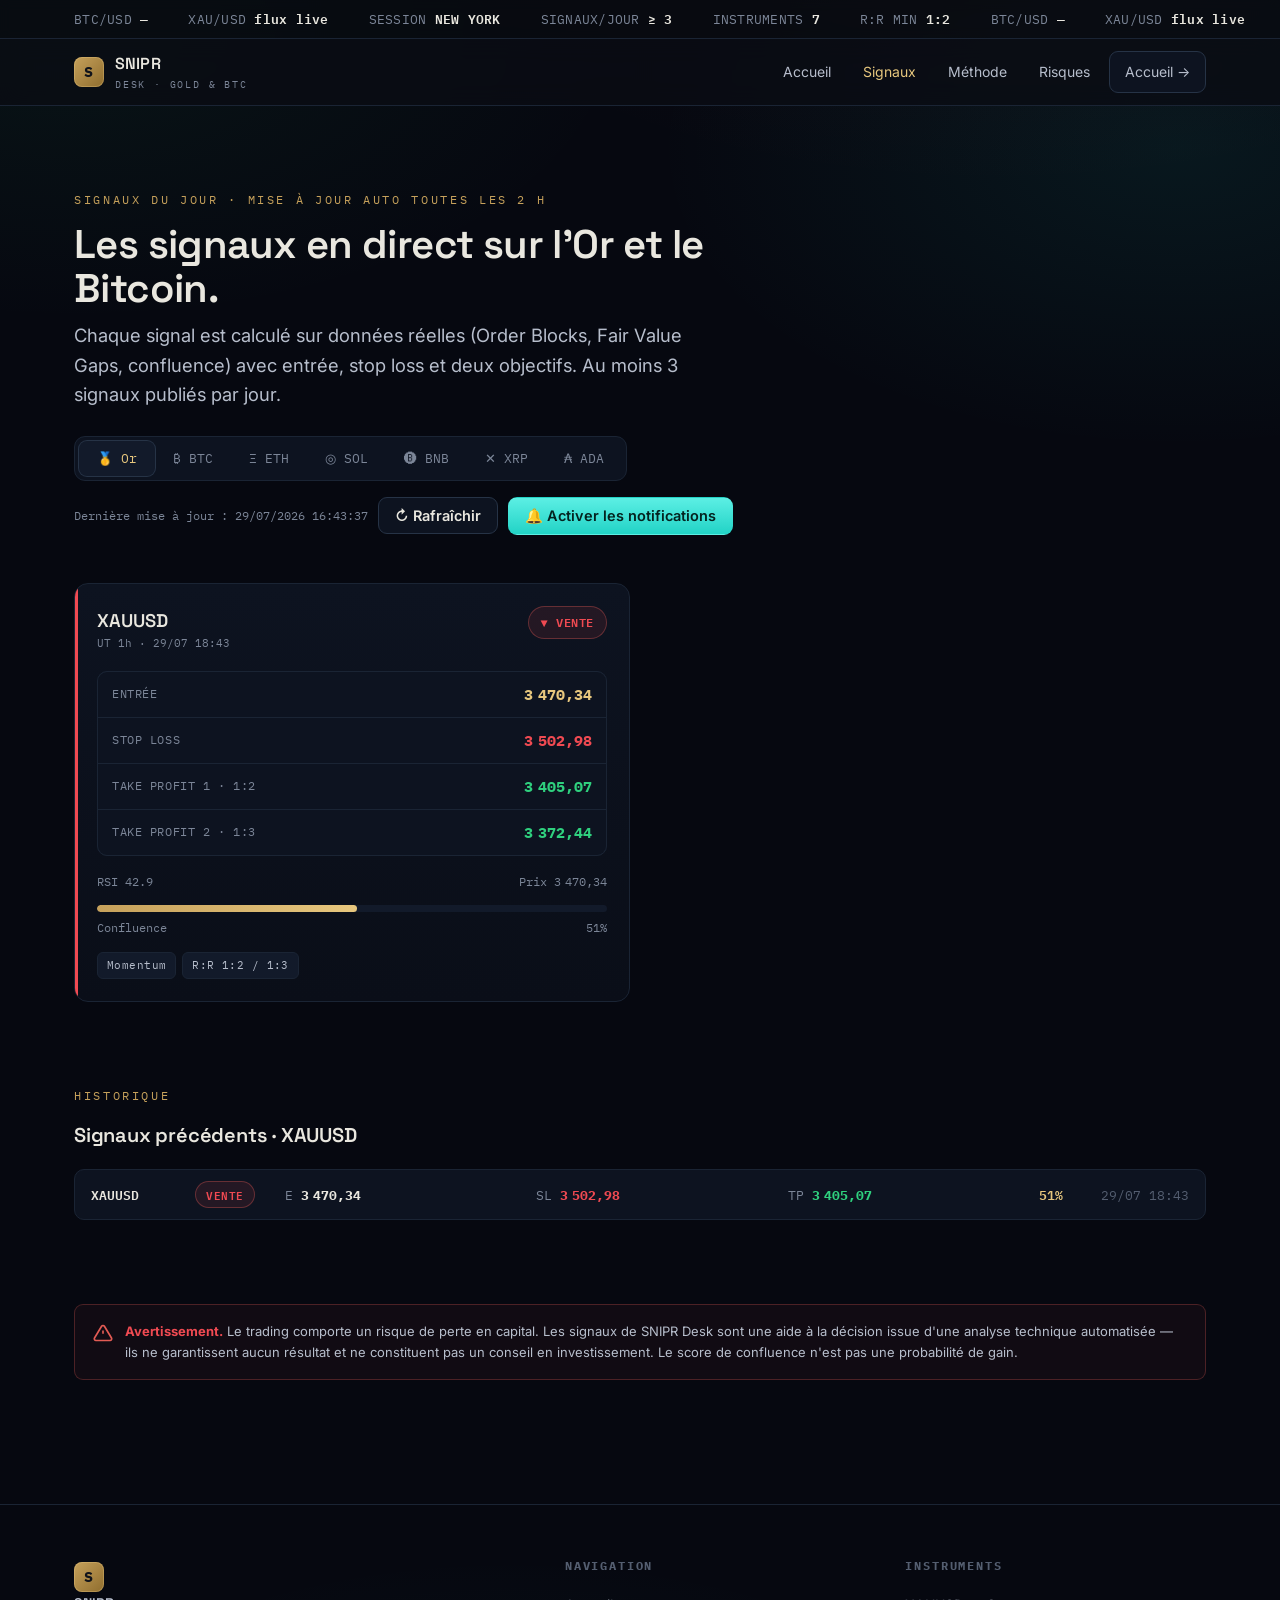
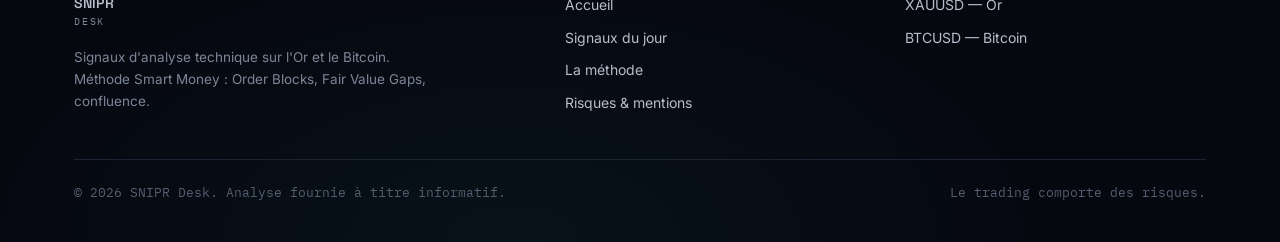
<file: signals.html>
<!DOCTYPE html>
<html lang="fr">
<head>
  <meta charset="UTF-8">
  <meta name="viewport" content="width=device-width, initial-scale=1.0">
  <title>Signaux du jour — XAUUSD & BTCUSD | SNIPR Desk</title>
  <meta name="description" content="Signaux de trading en direct sur l'Or (XAUUSD) et le Bitcoin (BTCUSD) : entrée, stop loss et objectifs 1:2 / 1:3. Mise à jour automatique toutes les 2 heures, au moins 3 signaux par jour.">
  <meta name="keywords" content="signaux trading, XAUUSD, BTCUSD, order block, fair value gap, gold, bitcoin, temps réel">
  <link rel="canonical" href="https://sniprdesk.example/signals.html">
  <meta property="og:title" content="Signaux du jour — SNIPR Desk">
  <meta property="og:description" content="Signaux en direct Or & Bitcoin, mise à jour toutes les 2 h. Entrée, stop, objectifs.">
  <meta property="og:type" content="website">
  <link rel="icon" href="assets/img/favicon.svg" type="image/svg+xml">
  <link rel="preconnect" href="https://fonts.googleapis.com">
  <link rel="preconnect" href="https://fonts.gstatic.com" crossorigin>
  <link href="https://fonts.googleapis.com/css2?family=Space+Grotesk:wght@400;500;600;700&family=Inter:wght@400;500;600&family=IBM+Plex+Mono:wght@400;500;600&display=swap" rel="stylesheet">
  <link rel="stylesheet" href="assets/css/style.css">
</head>
<body>

  <!-- Bandeau tape -->
  <div class="tape"><div class="wrap"><div class="tape__track"></div></div></div>

  <!-- Navigation -->
  <header class="nav">
    <div class="wrap nav__row">
      <a href="index.html" class="brand">
        <span class="brand__mark">S</span>
        <span>SNIPR<small>DESK · GOLD & BTC</small></span>
      </a>
      <nav class="nav__links">
        <a href="index.html">Accueil</a>
        <a href="signals.html" class="active">Signaux</a>
        <a href="education.html">Méthode</a>
        <a href="disclaimer.html">Risques</a>
        <a href="index.html" class="nav__cta">Accueil →</a>
      </nav>
      <button class="burger" aria-label="Menu">☰</button>
    </div>
  </header>

  <!-- En-tête page -->
  <section class="section" style="padding-bottom:0">
    <div class="wrap">
      <div class="reveal" style="max-width:64ch">
        <div class="eyebrow">Signaux du jour · mise à jour auto toutes les 2 h</div>
        <h1 class="h-lg" style="margin-bottom:10px">Les signaux en direct sur l'Or et le Bitcoin.</h1>
        <p class="lead" style="margin:0">Chaque signal est calculé sur données réelles (Order Blocks, Fair Value Gaps, confluence) avec entrée, stop loss et deux objectifs. Au moins 3 signaux publiés par jour.</p>
      </div>
    </div>
  </section>

  <!-- Bannière nouveau signal -->
  <section class="section" style="padding-top:26px;padding-bottom:0">
    <div class="wrap">
      <div class="new-banner" id="new-banner">
        <span class="new-banner__dot"></span>
        <span><b>Nouveau signal !</b> <span data-text>—</span></span>
      </div>

      <!-- Barre d'outils : onglets + actions -->
      <div class="signalbar">
        <div class="tabs" role="tablist" style="flex-wrap:wrap">
          <button data-sym="XAUUSD" class="active">🥇 Or</button>
          <button data-sym="BTCUSD">₿ BTC</button>
          <button data-sym="ETHUSD">Ξ ETH</button>
          <button data-sym="SOLUSD">◎ SOL</button>
          <button data-sym="BNBUSD">🅑 BNB</button>
          <button data-sym="XRPUSD">✕ XRP</button>
          <button data-sym="ADAUSD">₳ ADA</button>
        </div>
        <div style="display:flex;gap:10px;align-items:center;flex-wrap:wrap">
          <span id="last-update" class="mono" style="font-size:12px;color:var(--muted)">Chargement…</span>
          <button id="refresh" class="btn btn--ghost" style="padding:9px 16px">↻ Rafraîchir</button>
          <button id="notify-btn" class="btn btn--teal" style="padding:9px 16px">🔔 Activer les notifications</button>
        </div>
      </div>
    </div>
  </section>

  <!-- Grille des signaux -->
  <section class="section" style="padding-top:22px">
    <div class="wrap">
      <div class="signals-grid" id="signals-grid">
        <div class="state"><div class="spinner"></div>Chargement des signaux…</div>
      </div>
    </div>
  </section>

  <!-- Historique -->
  <section class="section" style="padding-top:0">
    <div class="wrap">
      <div class="reveal" style="margin-bottom:18px">
        <div class="eyebrow">Historique</div>
        <h2 class="h-md">Signaux précédents · <span id="hist-sym">XAUUSD</span></h2>
      </div>
      <div class="history" id="history-list">
        <div class="state">Chargement de l'historique…</div>
      </div>
    </div>
  </section>

  <!-- Risque -->
  <section class="section" style="padding-top:0">
    <div class="wrap reveal">
      <div class="risk">
        <svg width="20" height="20" viewBox="0 0 24 24" fill="none" stroke="#E35B54" stroke-width="2"><path d="M12 9v4M12 17h.01M10.3 3.9 1.8 18a2 2 0 0 0 1.7 3h17a2 2 0 0 0 1.7-3L13.7 3.9a2 2 0 0 0-3.4 0z"/></svg>
        <div><b>Avertissement.</b> Le trading comporte un risque de perte en capital. Les signaux de SNIPR Desk sont une aide à la décision issue d'une analyse technique automatisée — ils ne garantissent aucun résultat et ne constituent pas un conseil en investissement. Le score de confluence n'est pas une probabilité de gain.</div>
      </div>
    </div>
  </section>

  <!-- Footer -->
  <footer class="footer">
    <div class="wrap">
      <div class="footer__grid">
        <div>
          <a href="index.html" class="brand"><span class="brand__mark">S</span><span>SNIPR<small>DESK</small></span></a>
          <p>Signaux d'analyse technique sur l'Or et le Bitcoin. Méthode Smart Money : Order Blocks, Fair Value Gaps, confluence.</p>
        </div>
        <div>
          <h4>Navigation</h4>
          <a href="index.html">Accueil</a>
          <a href="signals.html">Signaux du jour</a>
          <a href="education.html">La méthode</a>
          <a href="disclaimer.html">Risques &amp; mentions</a>
        </div>
        <div>
          <h4>Instruments</h4>
          <a href="signals.html">XAUUSD — Or</a>
          <a href="signals.html">BTCUSD — Bitcoin</a>
        </div>
      </div>
      <div class="footer__base">
        <span>© <span data-year>2026</span> SNIPR Desk. Analyse fournie à titre informatif.</span>
        <span>Le trading comporte des risques.</span>
      </div>
    </div>
  </footer>

  <script src="assets/js/engine.js"></script>
  <script src="assets/js/app.js"></script>
  <script src="assets/js/signals.js"></script>
</body>
</html>
</file>
<file: assets/css/style.css>
/* ==========================================================================
   SNIPR DESK — Feuille de style principale
   Palette "table de trading de précision" : encre minuit + laiton + ambre
   ========================================================================== */

:root {
  --bg:        #060810;
  --bg-2:      #0A0E18;
  --surface:   #0D1320;
  --surface-2: #121A2A;
  --border:    #1A2434;
  --border-2:  #263346;

  --ink:       #E9E7DF;   /* texte principal (os) */
  --ink-soft:  #B7BECC;
  --muted:     #7C8698;
  --faint:     #545E70;

  --gold:      #C6A15B;   /* laiton — marque / XAUUSD */
  --gold-hi:   #E7C77E;
  --btc:       #F0932B;   /* ambre — BTCUSD */
  --btc-hi:    #FFB259;

  --long:      #2FD07E;   /* achat — vert */
  --long-hi:   #56E89B;
  --long-bg:   rgba(47,208,126,.10);
  --short:     #F04A52;   /* vente — rouge */
  --short-hi:  #FF6B72;
  --short-bg:  rgba(240,74,82,.10);
  --teal:      #22D3C6;   /* accent turquoise */
  --teal-hi:   #5CEFE4;
  --teal-bg:   rgba(34,211,198,.10);

  --font-display: "Space Grotesk", system-ui, sans-serif;
  --font-body:    "Inter", system-ui, sans-serif;
  --font-mono:    "IBM Plex Mono", ui-monospace, monospace;

  --r:   14px;
  --r-s: 9px;
  --maxw: 1180px;
  --ease: cubic-bezier(.22,.61,.36,1);
}

* { box-sizing: border-box; margin: 0; padding: 0; }

html { scroll-behavior: smooth; }

body {
  background:
    radial-gradient(900px 520px at 92% 8%, rgba(34,211,198,.08), transparent 58%),
    radial-gradient(1100px 560px at 78% -8%, rgba(240,74,82,.05), transparent 60%),
    radial-gradient(1000px 520px at 6% 2%, rgba(47,208,126,.06), transparent 55%),
    radial-gradient(900px 480px at 40% 100%, rgba(34,211,198,.05), transparent 60%),
    var(--bg);
  color: var(--ink);
  font-family: var(--font-body);
  font-size: 16px;
  line-height: 1.6;
  -webkit-font-smoothing: antialiased;
  min-height: 100vh;
  overflow-x: hidden;
}

a { color: inherit; text-decoration: none; }
img { max-width: 100%; display: block; }

.wrap { width: 100%; max-width: var(--maxw); margin-inline: auto; padding-inline: 24px; }

.mono { font-family: var(--font-mono); }
.gold { color: var(--gold-hi); }
.teal { color: var(--teal-hi); }
.up   { color: var(--long); }
.down { color: var(--short); }

/* ---------- Bandeau tape / ticker --------------------------------------- */
.tape {
  border-bottom: 1px solid var(--border);
  background: rgba(8,11,17,.75);
  backdrop-filter: blur(6px);
  overflow: hidden;
  font-family: var(--font-mono);
  font-size: 12.5px;
  white-space: nowrap;
}
.tape__track {
  display: inline-flex;
  gap: 40px;
  padding: 9px 0;
  animation: tape 34s linear infinite;
  will-change: transform;
}
.tape__track:hover { animation-play-state: paused; }
.tape__item { color: var(--muted); letter-spacing: .02em; }
.tape__item b { color: var(--ink); font-weight: 600; }
@keyframes tape { from { transform: translateX(0);} to { transform: translateX(-50%);} }
@media (prefers-reduced-motion: reduce){ .tape__track{ animation: none; } }

/* ---------- Navigation --------------------------------------------------- */
.nav {
  position: sticky; top: 0; z-index: 50;
  border-bottom: 1px solid var(--border);
  background: rgba(10,13,20,.82);
  backdrop-filter: blur(12px);
}
.nav__row { display: flex; align-items: center; justify-content: space-between; height: 66px; }
.brand { display: flex; align-items: center; gap: 11px; font-family: var(--font-display); font-weight: 600; letter-spacing: .01em; }
.brand__mark {
  width: 30px; height: 30px; border-radius: 8px;
  background: linear-gradient(135deg, var(--gold), #8f6d2e);
  display: grid; place-items: center;
  font-family: var(--font-mono); font-weight: 700; color: #10131b; font-size: 15px;
  box-shadow: 0 0 0 1px rgba(231,199,126,.35) inset;
}
.brand small { display:block; font-family: var(--font-mono); font-size: 10px; color: var(--muted); letter-spacing: .18em; font-weight: 400; }
.nav__links { display: flex; align-items: center; gap: 6px; }
.nav__links a {
  padding: 8px 13px; border-radius: var(--r-s); font-size: 14px; color: var(--ink-soft);
  transition: background .18s var(--ease), color .18s var(--ease);
}
.nav__links a:hover { background: var(--surface); color: var(--ink); }
.nav__links a.active { color: var(--gold-hi); }
.nav__cta {
  border: 1px solid var(--border-2); background: var(--surface);
  padding: 9px 15px !important; border-radius: var(--r-s);
}
.nav__cta:hover { border-color: var(--gold); }
.burger { display:none; background:none; border:1px solid var(--border-2); color:var(--ink); width:40px; height:40px; border-radius:9px; font-size:18px; cursor:pointer; }

/* ---------- Boutons ------------------------------------------------------ */
.btn {
  display: inline-flex; align-items: center; gap: 9px;
  font-family: var(--font-body); font-weight: 600; font-size: 14.5px;
  padding: 12px 20px; border-radius: var(--r-s); cursor: pointer;
  border: 1px solid transparent; transition: transform .15s var(--ease), background .2s, border-color .2s;
}
.btn:active { transform: translateY(1px); }
.btn--gold { background: linear-gradient(180deg, var(--gold-hi), var(--gold)); color:#12141c; }
.btn--gold:hover { filter: brightness(1.06); }
.btn--ghost { background: var(--surface); border-color: var(--border-2); color: var(--ink); }
.btn--ghost:hover { border-color: var(--teal); color: var(--teal-hi); }
.btn--teal { background: linear-gradient(180deg, var(--teal-hi), var(--teal)); color:#04231f; }
.btn--teal:hover { filter: brightness(1.06); }
.btn--wide { width: 100%; justify-content: center; }

/* ---------- Sections génériques ----------------------------------------- */
.section { padding: 84px 0; }
.eyebrow {
  font-family: var(--font-mono); font-size: 12px; letter-spacing: .22em;
  text-transform: uppercase; color: var(--gold); margin-bottom: 14px;
}
.h-xl { font-family: var(--font-display); font-weight: 600; font-size: clamp(2.1rem, 5.2vw, 3.7rem); line-height: 1.04; letter-spacing: -.02em; }
.h-lg { font-family: var(--font-display); font-weight: 600; font-size: clamp(1.6rem, 3.4vw, 2.5rem); line-height: 1.1; letter-spacing: -.015em; }
.h-md { font-family: var(--font-display); font-weight: 600; font-size: 1.25rem; letter-spacing: -.01em; }
.lead { color: var(--ink-soft); font-size: clamp(1rem, 1.6vw, 1.15rem); max-width: 58ch; }

/* ---------- Hero --------------------------------------------------------- */
.hero { position: relative; padding: 96px 0 72px; }
.hero__grid { display: grid; grid-template-columns: 1.05fr .95fr; gap: 54px; align-items: center; }
.hero__badge {
  display: inline-flex; align-items: center; gap: 8px; font-family: var(--font-mono);
  font-size: 12px; color: var(--ink-soft); border: 1px solid var(--border-2);
  background: var(--surface); padding: 6px 12px; border-radius: 100px; margin-bottom: 24px;
}
.dot { width: 8px; height: 8px; border-radius: 50%; background: var(--long); box-shadow: 0 0 0 0 rgba(53,185,138,.6); animation: pulse 2.4s infinite; }
@keyframes pulse { 0%{box-shadow:0 0 0 0 rgba(53,185,138,.55);} 70%{box-shadow:0 0 0 9px rgba(53,185,138,0);} 100%{box-shadow:0 0 0 0 rgba(53,185,138,0);} }
.hero h1 { margin: 8px 0 20px; }
.hero h1 em {
  font-style: normal; color: var(--teal-hi);
  background: linear-gradient(transparent 78%, var(--teal-bg) 0);
}
.hero__actions { display: flex; gap: 14px; margin-top: 32px; flex-wrap: wrap; }
.hero__stats { display: flex; gap: 34px; margin-top: 42px; flex-wrap: wrap; }
.stat b { font-family: var(--font-mono); font-size: 1.5rem; color: var(--ink); display:block; }
.stat span { font-size: 12.5px; color: var(--muted); }
.hero__stats .stat:nth-child(1) b { color: var(--teal-hi); }
.hero__stats .stat:nth-child(2) b { color: var(--long-hi); }
.hero__stats .stat:nth-child(3) b { color: var(--gold-hi); }

/* carte instrument dans le hero */
.instrument {
  background: linear-gradient(180deg, var(--surface), var(--bg-2));
  border: 1px solid var(--border); border-radius: var(--r);
  padding: 22px; box-shadow: 0 30px 70px -30px rgba(0,0,0,.8);
}
.instrument__head { display:flex; justify-content: space-between; align-items:flex-start; margin-bottom: 18px; }
.instrument__sym { font-family: var(--font-display); font-weight: 600; font-size: 1.15rem; }
.instrument__sym small { display:block; font-family: var(--font-mono); font-size: 11px; color: var(--muted); font-weight: 400; }
.instrument__price { text-align: right; font-family: var(--font-mono); }
.instrument__price b { font-size: 1.35rem; }
.spark { width: 100%; height: 70px; margin: 4px 0 16px; }
.instrument__row { display:flex; justify-content: space-between; font-family: var(--font-mono); font-size: 12.5px; padding: 7px 0; border-top: 1px solid var(--border); color: var(--muted); }
.instrument__row b { color: var(--ink); }

/* ---------- Grilles de cartes ------------------------------------------- */
.grid-3 { display:grid; grid-template-columns: repeat(3,1fr); gap: 18px; }
.grid-2 { display:grid; grid-template-columns: repeat(2,1fr); gap: 18px; }
.card {
  background: var(--surface); border: 1px solid var(--border);
  border-radius: var(--r); padding: 24px; transition: border-color .2s, transform .2s var(--ease);
}
.card:hover { border-color: var(--border-2); transform: translateY(-3px); }
.card__ix { font-family: var(--font-mono); font-size: 12px; color: var(--gold); margin-bottom: 14px; letter-spacing: .1em; }

/* accents colorés sur les cartes de la méthode */
.grid-3 .card { position: relative; overflow: hidden; }
.grid-3 .card::after { content:""; position:absolute; left:0; top:0; right:0; height:2px; opacity:.85; }
.grid-3 .card:nth-child(1)::after { background: linear-gradient(90deg, var(--teal), transparent); }
.grid-3 .card:nth-child(2)::after { background: linear-gradient(90deg, var(--long), transparent); }
.grid-3 .card:nth-child(3)::after { background: linear-gradient(90deg, var(--gold), transparent); }
.grid-3 .card:nth-child(1) .card__ix { color: var(--teal-hi); }
.grid-3 .card:nth-child(2) .card__ix { color: var(--long-hi); }
.grid-3 .card:nth-child(3) .card__ix { color: var(--gold-hi); }
.card h3 { font-family: var(--font-display); font-weight: 600; font-size: 1.1rem; margin-bottom: 8px; }
.card p { color: var(--ink-soft); font-size: 14.5px; }

/* ---------- Panneau des signaux ----------------------------------------- */
.signalbar {
  display:flex; align-items: center; justify-content: space-between; gap: 16px;
  flex-wrap: wrap; margin-bottom: 26px;
}
.tabs { display:inline-flex; background: var(--surface); border:1px solid var(--border); border-radius: 11px; padding: 4px; }
.tabs button {
  font-family: var(--font-mono); font-size: 13px; color: var(--muted);
  background: none; border: none; padding: 9px 18px; border-radius: 8px; cursor: pointer; transition: .2s;
}
.tabs button.active { background: var(--surface-2); color: var(--ink); box-shadow: 0 0 0 1px var(--border-2); }
.tabs button[data-sym="XAUUSD"].active { color: var(--gold-hi); }
.tabs button[data-sym="BTCUSD"].active { color: var(--btc-hi); }

.signals-grid { display:grid; grid-template-columns: repeat(2,1fr); gap: 20px; }

.sig {
  position: relative; overflow: hidden;
  background: linear-gradient(180deg, var(--surface), var(--bg-2));
  border: 1px solid var(--border); border-radius: var(--r);
  padding: 22px; transition: border-color .2s;
}
.sig:hover { border-color: var(--border-2); }
.sig[data-dir="LONG"]::before, .sig[data-dir="SHORT"]::before {
  content:""; position:absolute; left:0; top:0; bottom:0; width:3px;
}
.sig[data-dir="LONG"]::before  { background: var(--long); }
.sig[data-dir="SHORT"]::before { background: var(--short); }

.sig__top { display:flex; justify-content: space-between; align-items: flex-start; margin-bottom: 18px; }
.sig__sym { font-family: var(--font-display); font-weight: 600; font-size: 1.15rem; }
.sig__sym small { display:block; font-family: var(--font-mono); font-size: 11px; color: var(--muted); font-weight:400; }
.pill {
  font-family: var(--font-mono); font-size: 12px; font-weight: 600; letter-spacing: .05em;
  padding: 6px 12px; border-radius: 100px;
}
.pill--long  { background: var(--long-bg);  color: var(--long);  border:1px solid rgba(53,185,138,.35); }
.pill--short { background: var(--short-bg); color: var(--short); border:1px solid rgba(227,91,84,.35); }

.ladder { display:grid; gap: 1px; background: var(--border); border:1px solid var(--border); border-radius: 10px; overflow:hidden; margin-bottom: 16px; }
.ladder__row { display:flex; justify-content: space-between; align-items:center; background: var(--surface); padding: 11px 14px; font-family: var(--font-mono); font-size: 13.5px; }
.ladder__row span { color: var(--muted); font-size: 11.5px; letter-spacing: .05em; text-transform: uppercase; }
.ladder__row b { font-size: 14.5px; }
.ladder__row--entry b { color: var(--gold-hi); }
.ladder__row--sl b    { color: var(--short); }
.ladder__row--tp b    { color: var(--long); }

.sig__meta { display:flex; justify-content: space-between; font-family: var(--font-mono); font-size: 12px; color: var(--muted); margin-bottom: 14px; }
.conf { margin-bottom: 6px; }
.conf__bar { height: 7px; border-radius: 100px; background: var(--surface-2); overflow: hidden; }
.conf__fill { height:100%; border-radius: 100px; background: linear-gradient(90deg, var(--gold), var(--gold-hi)); transition: width .8s var(--ease); }
.conf__label { display:flex; justify-content: space-between; font-family: var(--font-mono); font-size: 11.5px; color: var(--muted); margin-top: 7px; }

.tags { display:flex; flex-wrap: wrap; gap: 6px; margin-top: 14px; }
.tag { font-family: var(--font-mono); font-size: 10.5px; letter-spacing: .04em; color: var(--ink-soft); background: var(--surface-2); border:1px solid var(--border); padding: 4px 9px; border-radius: 6px; }

/* état chargement / vide */
.state { text-align:center; padding: 60px 20px; color: var(--muted); font-family: var(--font-mono); font-size: 13.5px; grid-column: 1 / -1; }
.spinner { width: 26px; height: 26px; border: 3px solid var(--border-2); border-top-color: var(--gold); border-radius: 50%; margin: 0 auto 16px; animation: spin .8s linear infinite; }
@keyframes spin { to { transform: rotate(360deg); } }

/* ---------- Bannière nouveau signal ------------------------------------- */
.new-banner {
  display:none; align-items:center; gap:12px;
  border:1px solid var(--teal); background: var(--teal-bg);
  color: var(--ink); border-radius: var(--r-s); padding: 13px 18px; margin-bottom: 20px;
  font-size: 14px;
}
.new-banner.show { display:flex; animation: slidein .4s var(--ease); }
.new-banner b { color: var(--teal-hi); }
.new-banner__dot { width:9px;height:9px;border-radius:50%;background:var(--teal);box-shadow:0 0 0 0 rgba(34,211,198,.6);animation:pulse 1.8s infinite; }
@keyframes slidein { from{opacity:0;transform:translateY(-8px);} to{opacity:1;transform:none;} }

/* ---------- Historique --------------------------------------------------- */
.history { display:grid; gap:8px; }
.hrow {
  display:grid; grid-template-columns: 92px 78px 1fr 1fr 1fr 50px auto;
  align-items:center; gap:12px;
  background: var(--surface); border:1px solid var(--border); border-radius:10px;
  padding: 11px 16px; font-family: var(--font-mono); font-size: 12.5px;
}
.hrow__sym { font-weight:600; color: var(--ink); }
.hrow .pill { justify-self:start; padding:4px 10px; font-size:11px; }
.hrow__lvl { color: var(--muted); }
.hrow__lvl b { color: var(--ink); }
.hrow__lvl.up b { color: var(--long); }
.hrow__lvl.down b { color: var(--short); }
.hrow__conf { color: var(--gold-hi); font-weight:600; }
.hrow__time { color: var(--faint); justify-self:end; }
@media (max-width: 760px){
  .hrow { grid-template-columns: 1fr 1fr; row-gap:8px; }
  .hrow__time { justify-self:start; grid-column:1 / -1; }
}

#notify-btn:disabled { opacity:.7; cursor:default; filter:none; background:var(--surface); border:1px solid var(--teal); color:var(--teal-hi); }

/* ---------- Notice de risque -------------------------------------------- */
.risk {
  border: 1px solid rgba(227,91,84,.28); background: rgba(227,91,84,.05);
  border-radius: var(--r-s); padding: 16px 18px; font-size: 13px; color: var(--ink-soft);
  display:flex; gap: 12px; align-items:flex-start;
}
.risk svg { flex-shrink:0; margin-top: 2px; }
.risk b { color: var(--short); }

/* ---------- Contenu éducatif -------------------------------------------- */
.prose { max-width: 74ch; }
.prose h2 { font-family: var(--font-display); font-weight: 600; font-size: 1.5rem; margin: 40px 0 14px; letter-spacing: -.01em; }
.prose h3 { font-family: var(--font-display); font-weight: 600; font-size: 1.15rem; margin: 28px 0 10px; color: var(--gold-hi); }
.prose p { color: var(--ink-soft); margin-bottom: 14px; }
.prose ul { color: var(--ink-soft); margin: 0 0 16px 20px; }
.prose li { margin-bottom: 8px; }
.prose code { font-family: var(--font-mono); font-size: .9em; background: var(--surface-2); padding: 2px 6px; border-radius: 5px; color: var(--gold-hi); }
.callout { border-left: 3px solid var(--gold); background: var(--surface); padding: 16px 20px; border-radius: 0 10px 10px 0; margin: 20px 0; }

/* diagramme FVG / OB */
.diagram { background: var(--surface); border:1px solid var(--border); border-radius: var(--r); padding: 24px; margin: 24px 0; }
.diagram svg { width: 100%; height: auto; }

/* ---------- Footer ------------------------------------------------------- */
.footer { border-top: 1px solid var(--border); padding: 52px 0 40px; margin-top: 40px; }
.footer__grid { display:grid; grid-template-columns: 1.5fr 1fr 1fr; gap: 40px; margin-bottom: 40px; }
.footer p { color: var(--muted); font-size: 13.5px; max-width: 40ch; margin-top: 12px; }
.footer h4 { font-family: var(--font-mono); font-size: 11.5px; letter-spacing: .16em; text-transform: uppercase; color: var(--faint); margin-bottom: 14px; }
.footer a { display:block; color: var(--ink-soft); font-size: 14px; padding: 5px 0; }
.footer a:hover { color: var(--gold-hi); }
.footer__base { border-top:1px solid var(--border); padding-top: 22px; display:flex; justify-content: space-between; flex-wrap:wrap; gap:12px; font-size: 12.5px; color: var(--faint); font-family: var(--font-mono); }

/* ---------- 404 ---------------------------------------------------------- */
.err { min-height: 72vh; display:grid; place-content:center; text-align:center; gap: 8px; }
.err__code { font-family: var(--font-mono); font-size: clamp(4rem, 16vw, 9rem); color: var(--gold-hi); line-height: 1; letter-spacing: -.03em; }
.err__code span { color: var(--short); }

/* ---------- Reveal on scroll -------------------------------------------- */
.reveal { opacity: 0; transform: translateY(18px); transition: opacity .6s var(--ease), transform .6s var(--ease); }
.reveal.in { opacity: 1; transform: none; }
@media (prefers-reduced-motion: reduce){ .reveal{opacity:1;transform:none;} }

/* ---------- Responsive --------------------------------------------------- */
@media (max-width: 900px){
  .hero__grid { grid-template-columns: 1fr; gap: 40px; }
  .grid-3 { grid-template-columns: 1fr; }
  .grid-2, .signals-grid { grid-template-columns: 1fr; }
  .footer__grid { grid-template-columns: 1fr 1fr; }
  .nav__links { position: fixed; inset: 66px 0 auto 0; flex-direction: column; align-items: stretch;
    background: var(--bg-2); border-bottom:1px solid var(--border); padding: 12px; gap: 4px;
    transform: translateY(-140%); transition: transform .3s var(--ease); }
  .nav__links.open { transform: none; }
  .nav__links a { padding: 13px; }
  .burger { display:block; }
}
@media (max-width: 520px){
  .wrap { padding-inline: 18px; }
  .section { padding: 60px 0; }
  .hero__stats { gap: 22px; }
  .footer__grid { grid-template-columns: 1fr; }
}
</file>
